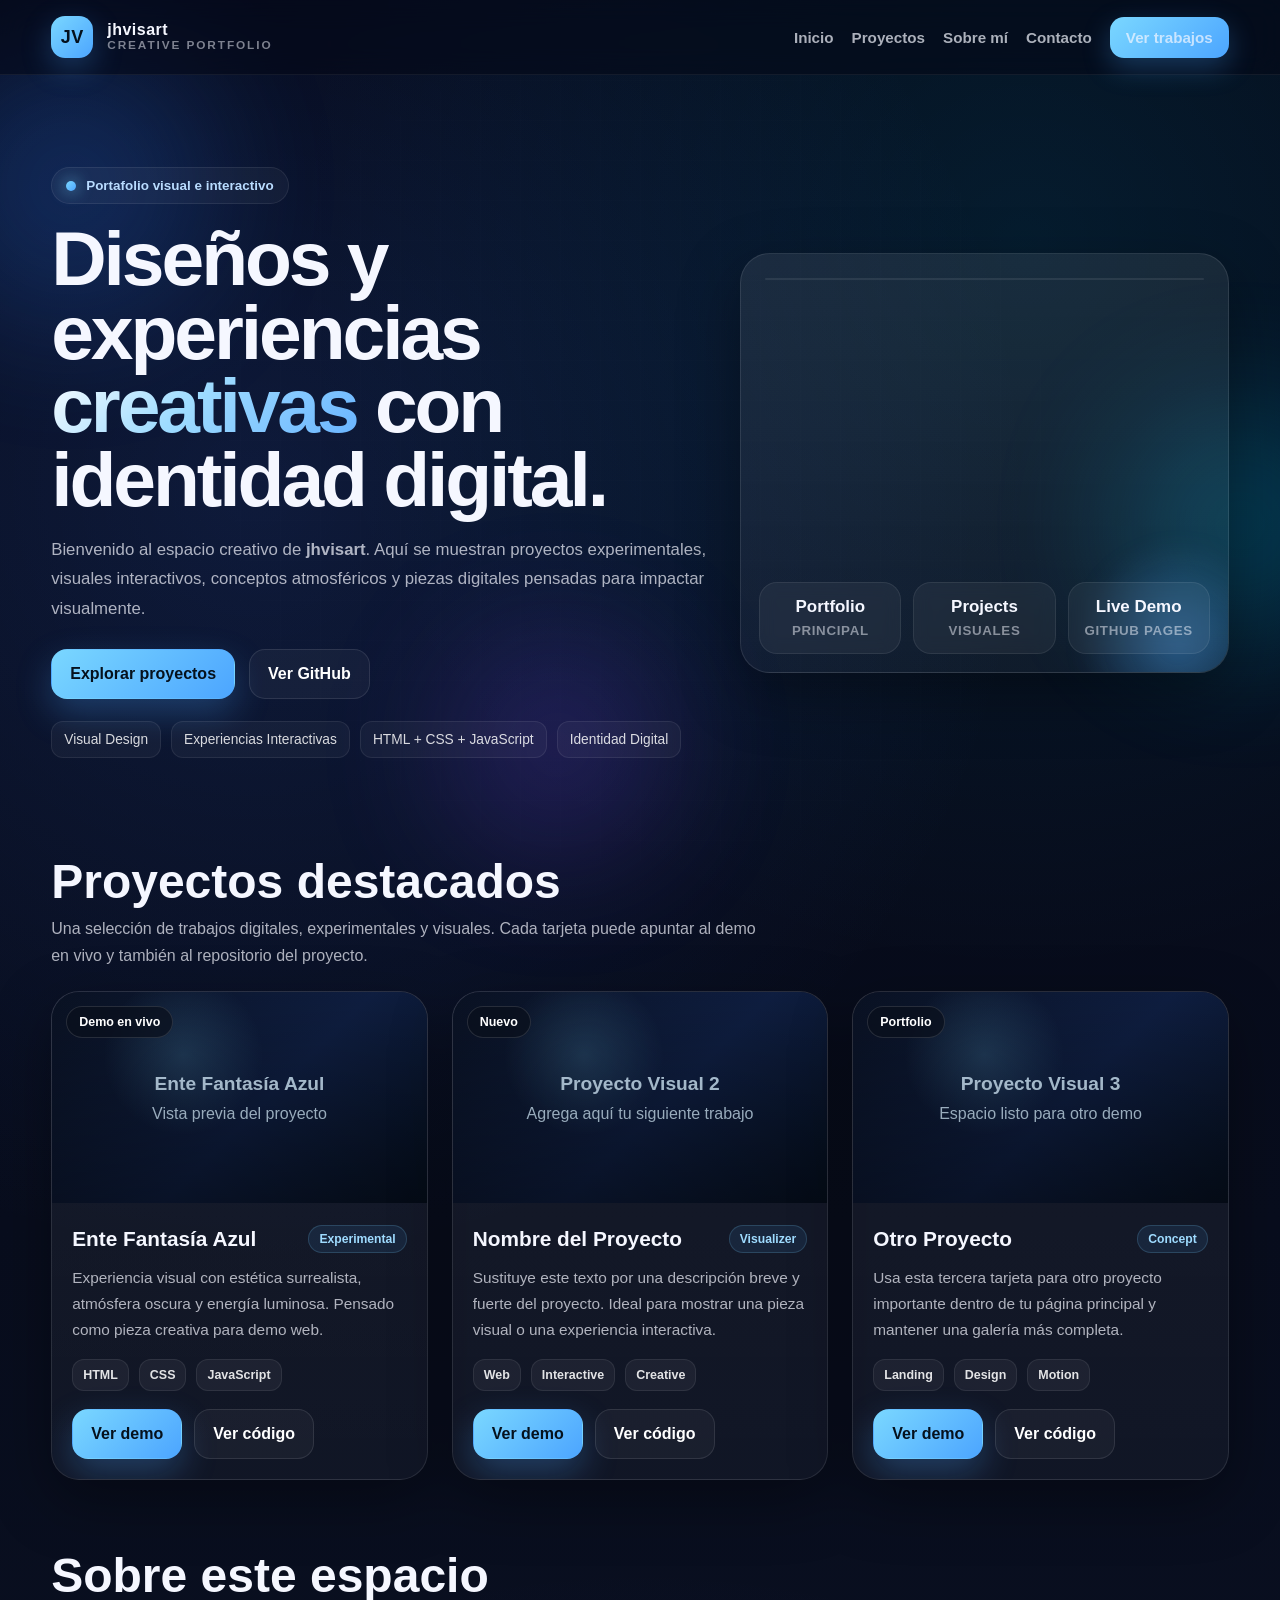
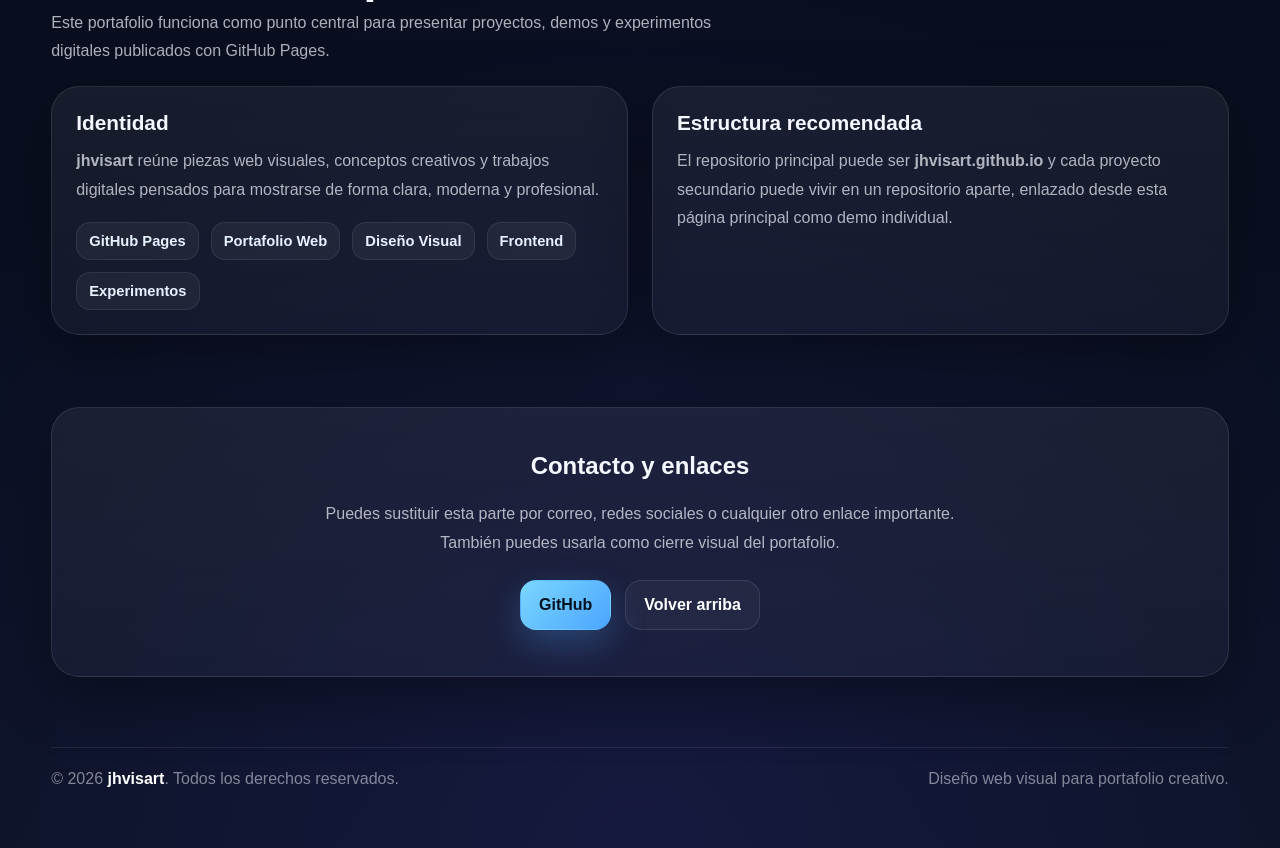
<file: landing en uso.html>
<!DOCTYPE html>
<html lang="es">
<head>
  <meta charset="UTF-8" />
  <meta name="viewport" content="width=device-width, initial-scale=1.0" />
  <title>jhvisart | Portafolio Creativo</title>
  <meta name="description" content="Portafolio creativo de jhvisart con proyectos visuales, experimentales e interactivos." />
  <style>
    :root{
      --bg:#050816;
      --bg2:#0b1224;
      --panel:rgba(255,255,255,.06);
      --panel-border:rgba(255,255,255,.1);
      --text:#f5f7ff;
      --muted:rgba(245,247,255,.7);
      --soft:rgba(245,247,255,.5);
      --blue1:#7ad7ff;
      --blue2:#4ca5ff;
      --blue3:#173b7a;
      --glow:rgba(76,165,255,.28);
      --radius:24px;
      --shadow:0 20px 60px rgba(0,0,0,.35);
      --max:1200px;
    }

    *{box-sizing:border-box}
    html{scroll-behavior:smooth}
    body{
      margin:0;
      font-family:Arial, Helvetica, sans-serif;
      color:var(--text);
      background:
        radial-gradient(circle at 20% 20%, rgba(60,120,255,.15), transparent 35%),
        radial-gradient(circle at 80% 10%, rgba(0,200,255,.10), transparent 30%),
        radial-gradient(circle at 50% 100%, rgba(100,80,255,.12), transparent 35%),
        linear-gradient(180deg, var(--bg), var(--bg2));
      min-height:100vh;
      overflow-x:hidden;
    }

    a{
      color:inherit;
      text-decoration:none;
    }

    .container{
      width:min(var(--max), 92%);
      margin:0 auto;
    }

    .bg-grid{
      position:fixed;
      inset:0;
      pointer-events:none;
      background-image:
        linear-gradient(rgba(255,255,255,.035) 1px, transparent 1px),
        linear-gradient(90deg, rgba(255,255,255,.035) 1px, transparent 1px);
      background-size:40px 40px;
      mask-image:radial-gradient(circle at center, black 45%, transparent 90%);
      opacity:.25;
      z-index:0;
    }

    .orb{
      position:fixed;
      border-radius:50%;
      filter:blur(70px);
      opacity:.22;
      pointer-events:none;
      z-index:0;
    }
    .orb1{
      width:280px;height:280px;
      background:#2f7fff;
      top:5%;left:-70px;
      animation:floatA 12s ease-in-out infinite;
    }
    .orb2{
      width:240px;height:240px;
      background:#00d0ff;
      top:45%;right:-80px;
      animation:floatB 14s ease-in-out infinite;
    }
    .orb3{
      width:220px;height:220px;
      background:#7b4dff;
      bottom:5%;left:35%;
      animation:floatC 16s ease-in-out infinite;
    }

    @keyframes floatA{
      0%,100%{transform:translate(0,0)}
      50%{transform:translate(40px,30px)}
    }
    @keyframes floatB{
      0%,100%{transform:translate(0,0)}
      50%{transform:translate(-30px,40px)}
    }
    @keyframes floatC{
      0%,100%{transform:translate(0,0)}
      50%{transform:translate(20px,-30px)}
    }

    header{
      position:sticky;
      top:0;
      z-index:50;
      backdrop-filter:blur(14px);
      background:rgba(5,8,22,.55);
      border-bottom:1px solid rgba(255,255,255,.06);
    }

    .nav{
      display:flex;
      align-items:center;
      justify-content:space-between;
      min-height:74px;
      gap:20px;
    }

    .brand{
      display:flex;
      align-items:center;
      gap:14px;
      font-weight:800;
      letter-spacing:.5px;
    }

    .brand-mark{
      width:42px;
      height:42px;
      border-radius:14px;
      display:grid;
      place-items:center;
      font-size:18px;
      color:#04101d;
      background:linear-gradient(135deg, var(--blue1), var(--blue2));
      box-shadow:0 10px 30px var(--glow);
    }

    .brand-text{
      display:flex;
      flex-direction:column;
      line-height:1.05;
    }

    .brand-text small{
      color:var(--soft);
      font-weight:600;
      font-size:.74rem;
      letter-spacing:.16em;
      text-transform:uppercase;
    }

    .nav-links{
      display:flex;
      align-items:center;
      gap:18px;
      flex-wrap:wrap;
    }

    .nav-links a{
      color:var(--muted);
      font-weight:700;
      font-size:.95rem;
      transition:.2s ease;
    }

    .nav-links a:hover{
      color:#fff;
    }

    .nav-cta{
      padding:12px 16px;
      border-radius:14px;
      color:#04111f;
      font-weight:800;
      background:linear-gradient(135deg, var(--blue1), var(--blue2));
      box-shadow:0 10px 28px var(--glow);
    }

    .hero{
      position:relative;
      z-index:1;
      padding:92px 0 58px;
    }

    .hero-grid{
      display:grid;
      grid-template-columns:1.15fr .85fr;
      gap:28px;
      align-items:center;
    }

    .eyebrow{
      display:inline-flex;
      align-items:center;
      gap:10px;
      padding:10px 14px;
      border-radius:999px;
      border:1px solid rgba(255,255,255,.08);
      background:rgba(255,255,255,.04);
      color:#b9dcff;
      font-weight:700;
      font-size:.84rem;
      margin-bottom:18px;
    }

    .eyebrow::before{
      content:"";
      width:10px;height:10px;border-radius:50%;
      background:linear-gradient(135deg, var(--blue1), var(--blue2));
      box-shadow:0 0 16px rgba(122,215,255,.9);
    }

    h1{
      margin:0 0 18px;
      font-size:clamp(2.6rem, 6vw, 5.2rem);
      line-height:.96;
      letter-spacing:-.04em;
    }

    .hero h1 span{
      background:linear-gradient(135deg, #ffffff, #9fdcff 45%, #66b2ff 100%);
      -webkit-background-clip:text;
      background-clip:text;
      color:transparent;
    }

    .hero p{
      margin:0 0 26px;
      color:var(--muted);
      font-size:1.05rem;
      line-height:1.75;
      max-width:700px;
    }

    .hero-actions{
      display:flex;
      gap:14px;
      flex-wrap:wrap;
      margin-bottom:22px;
    }

    .btn{
      display:inline-flex;
      align-items:center;
      justify-content:center;
      gap:10px;
      min-height:50px;
      padding:0 18px;
      border-radius:16px;
      font-weight:800;
      transition:.22s ease;
      border:1px solid transparent;
    }

    .btn:hover{transform:translateY(-2px)}
    .btn-primary{
      color:#05111d;
      background:linear-gradient(135deg, var(--blue1), var(--blue2));
      box-shadow:0 14px 35px var(--glow);
    }
    .btn-secondary{
      color:#fff;
      background:rgba(255,255,255,.04);
      border-color:rgba(255,255,255,.1);
    }

    .hero-points{
      display:flex;
      flex-wrap:wrap;
      gap:10px;
    }

    .hero-points span{
      padding:10px 12px;
      border-radius:12px;
      color:rgba(255,255,255,.84);
      font-size:.86rem;
      background:rgba(255,255,255,.04);
      border:1px solid rgba(255,255,255,.08);
    }

    .hero-card{
      position:relative;
      padding:24px;
      border-radius:30px;
      background:
        linear-gradient(180deg, rgba(255,255,255,.08), rgba(255,255,255,.04));
      border:1px solid rgba(255,255,255,.1);
      box-shadow:var(--shadow);
      overflow:hidden;
      min-height:420px;
    }

    .hero-card::before{
      content:"";
      position:absolute;
      inset:auto -60px -80px auto;
      width:220px;height:220px;
      border-radius:50%;
      background:radial-gradient(circle, rgba(80,170,255,.4), transparent 65%);
      filter:blur(10px);
    }

    .hero-visual{
      position:relative;
      height:100%;
      border-radius:24px;
      overflow:hidden;
      background:
        radial-gradient(circle at 50% 50%, rgba(76,165,255,.16), transparent 35%),
        linear-gradient(180deg, #081121, #0b1631 70%, #091122);
      border:1px solid rgba(255,255,255,.08);
    }

    .pulse-ring,
    .pulse-ring2,
    .core,
    .line,
    .particle{
      position:absolute;
      inset:50% auto auto 50%;
      transform:translate(-50%,-50%);
      border-radius:50%;
    }

    .pulse-ring{
      width:240px;height:240px;
      border:1px solid rgba(122,215,255,.34);
      box-shadow:0 0 40px rgba(122,215,255,.12), inset 0 0 25px rgba(122,215,255,.06);
      animation:ring 4s ease-in-out infinite;
    }
    .pulse-ring2{
      width:320px;height:320px;
      border:1px solid rgba(76,165,255,.2);
      animation:ring2 5s ease-in-out infinite;
    }
    .core{
      width:110px;height:110px;
      background:radial-gradient(circle at 35% 35%, #dff4ff, #4ca5ff 45%, #10285e 100%);
      box-shadow:0 0 55px rgba(76,165,255,.45);
      animation:core 3.5s ease-in-out infinite;
    }

    .line{
      width:2px;
      height:180px;
      background:linear-gradient(180deg, rgba(122,215,255,0), rgba(122,215,255,.8), rgba(122,215,255,0));
      transform-origin:center top;
      opacity:.7;
    }

    .l1{transform:translate(-50%,-50%) rotate(0deg)}
    .l2{transform:translate(-50%,-50%) rotate(45deg)}
    .l3{transform:translate(-50%,-50%) rotate(90deg)}
    .l4{transform:translate(-50%,-50%) rotate(135deg)}

    .particle{
      width:8px;height:8px;
      background:#d7f4ff;
      box-shadow:0 0 12px #d7f4ff;
      animation:orbit 6s linear infinite;
    }
    .p2{animation-duration:8s; animation-direction:reverse}
    .p3{animation-duration:7s}
    .p4{animation-duration:9s; animation-direction:reverse}

    .hero-mini-stats{
      position:absolute;
      left:18px;
      right:18px;
      bottom:18px;
      display:grid;
      grid-template-columns:repeat(3, 1fr);
      gap:12px;
    }

    .mini{
      padding:14px 12px;
      border-radius:18px;
      background:rgba(255,255,255,.05);
      border:1px solid rgba(255,255,255,.08);
      backdrop-filter:blur(8px);
      text-align:center;
    }
    .mini strong{
      display:block;
      font-size:1.06rem;
      margin-bottom:4px;
    }
    .mini small{
      color:var(--soft);
      font-weight:700;
      letter-spacing:.05em;
      text-transform:uppercase;
    }

    @keyframes ring{
      0%,100%{transform:translate(-50%,-50%) scale(1); opacity:.8}
      50%{transform:translate(-50%,-50%) scale(1.08); opacity:1}
    }
    @keyframes ring2{
      0%,100%{transform:translate(-50%,-50%) scale(.94); opacity:.45}
      50%{transform:translate(-50%,-50%) scale(1.02); opacity:.8}
    }
    @keyframes core{
      0%,100%{transform:translate(-50%,-50%) scale(1)}
      50%{transform:translate(-50%,-50%) scale(1.08)}
    }
    @keyframes orbit{
      0%{transform:translate(-50%,-50%) rotate(0deg) translateY(-130px)}
      100%{transform:translate(-50%,-50%) rotate(360deg) translateY(-130px)}
    }

    section{
      position:relative;
      z-index:1;
    }

    .section{
      padding:42px 0 30px;
    }

    .section-head{
      display:flex;
      align-items:end;
      justify-content:space-between;
      gap:20px;
      margin-bottom:22px;
    }

    .section-head h2{
      margin:0 0 8px;
      font-size:clamp(2rem, 4vw, 3rem);
      line-height:1.02;
    }

    .section-head p{
      margin:0;
      color:var(--muted);
      line-height:1.7;
      max-width:720px;
    }

    .projects-grid{
      display:grid;
      grid-template-columns:repeat(auto-fit, minmax(300px, 1fr));
      gap:24px;
    }

    .project-card{
      position:relative;
      overflow:hidden;
      border-radius:28px;
      background:linear-gradient(180deg, rgba(255,255,255,.06), rgba(255,255,255,.035));
      border:1px solid var(--panel-border);
      box-shadow:var(--shadow);
      transition:.28s ease;
    }

    .project-card:hover{
      transform:translateY(-7px);
      border-color:rgba(122,215,255,.3);
      box-shadow:
        0 24px 60px rgba(0,0,0,.4),
        0 0 32px rgba(76,165,255,.12);
    }

    .project-thumb{
      position:relative;
      aspect-ratio:16/9;
      overflow:hidden;
      background:
        radial-gradient(circle at 35% 30%, rgba(122,215,255,.18), transparent 28%),
        linear-gradient(135deg, #0a1224, #0f1f43 55%, #071224);
      display:flex;
      align-items:center;
      justify-content:center;
    }

    .project-thumb img{
      width:100%;
      height:100%;
      object-fit:cover;
      display:block;
      transition:transform .45s ease, filter .35s ease;
    }

    .project-card:hover .project-thumb img{
      transform:scale(1.05);
      filter:brightness(1.08);
    }

    .project-thumb::after{
      content:"";
      position:absolute;
      inset:0;
      background:linear-gradient(to top, rgba(0,0,0,.42), rgba(0,0,0,.05));
      pointer-events:none;
    }

    .project-placeholder{
      display:flex;
      flex-direction:column;
      align-items:center;
      justify-content:center;
      gap:10px;
      color:#cfe9ff;
      text-align:center;
      padding:20px;
    }

    .project-placeholder strong{
      font-size:1.2rem;
    }

    .project-badge{
      position:absolute;
      top:14px;
      left:14px;
      z-index:2;
      padding:8px 12px;
      border-radius:999px;
      font-size:.78rem;
      font-weight:800;
      color:#fff;
      background:rgba(10,16,28,.72);
      border:1px solid rgba(255,255,255,.12);
      backdrop-filter:blur(8px);
    }

    .project-body{
      padding:22px 20px 20px;
    }

    .project-top{
      display:flex;
      align-items:center;
      justify-content:space-between;
      gap:10px;
      margin-bottom:12px;
    }

    .project-top h3{
      margin:0;
      font-size:1.3rem;
    }

    .project-tag{
      white-space:nowrap;
      padding:6px 10px;
      border-radius:999px;
      font-size:.76rem;
      color:#9fdcff;
      background:rgba(76,165,255,.10);
      border:1px solid rgba(122,215,255,.18);
      font-weight:800;
    }

    .project-body p{
      margin:0 0 16px;
      color:var(--muted);
      line-height:1.7;
      font-size:.96rem;
    }

    .project-meta{
      display:flex;
      flex-wrap:wrap;
      gap:10px;
      margin-bottom:18px;
    }

    .project-meta span{
      padding:8px 10px;
      border-radius:12px;
      font-size:.78rem;
      color:rgba(255,255,255,.88);
      background:rgba(255,255,255,.05);
      border:1px solid rgba(255,255,255,.08);
      font-weight:700;
    }

    .project-actions{
      display:flex;
      gap:12px;
      flex-wrap:wrap;
    }

    .about-grid{
      display:grid;
      grid-template-columns:1fr 1fr;
      gap:24px;
    }

    .glass{
      border-radius:28px;
      padding:24px;
      background:linear-gradient(180deg, rgba(255,255,255,.06), rgba(255,255,255,.035));
      border:1px solid rgba(255,255,255,.1);
      box-shadow:var(--shadow);
    }

    .glass h3{
      margin:0 0 12px;
      font-size:1.3rem;
    }

    .glass p{
      margin:0;
      color:var(--muted);
      line-height:1.8;
    }

    .skills{
      display:flex;
      flex-wrap:wrap;
      gap:12px;
      margin-top:18px;
    }

    .skills span{
      padding:10px 12px;
      border-radius:14px;
      background:rgba(255,255,255,.05);
      border:1px solid rgba(255,255,255,.08);
      color:#e7f2ff;
      font-weight:700;
      font-size:.92rem;
    }

    .contact-box{
      text-align:center;
    }

    .contact-box p{
      max-width:680px;
      margin:0 auto 22px;
    }

    footer{
      position:relative;
      z-index:1;
      padding:40px 0 60px;
    }

    .footer-line{
      border-top:1px solid rgba(255,255,255,.08);
      padding-top:22px;
      display:flex;
      align-items:center;
      justify-content:space-between;
      gap:16px;
      color:var(--soft);
      flex-wrap:wrap;
    }

    .footer-line strong{
      color:#fff;
    }

    @media (max-width: 980px){
      .hero-grid,
      .about-grid{
        grid-template-columns:1fr;
      }

      .hero-card{
        min-height:360px;
      }
    }

    @media (max-width: 720px){
      .nav{
        min-height:auto;
        padding:14px 0;
        flex-direction:column;
        align-items:flex-start;
      }

      .nav-links{
        width:100%;
        justify-content:flex-start;
      }

      .hero{
        padding-top:70px;
      }

      .section-head{
        flex-direction:column;
        align-items:flex-start;
      }

      .project-top{
        flex-direction:column;
        align-items:flex-start;
      }

      .project-actions{
        flex-direction:column;
      }

      .btn{
        width:100%;
      }

      .hero-mini-stats{
        grid-template-columns:1fr;
      }
    }
  </style>
</head>
<body>
  <div class="bg-grid"></div>
  <div class="orb orb1"></div>
  <div class="orb orb2"></div>
  <div class="orb orb3"></div>

  <header>
    <div class="container nav">
      <a href="#" class="brand">
        <div class="brand-mark">JV</div>
        <div class="brand-text">
          <span>jhvisart</span>
          <small>Creative Portfolio</small>
        </div>
      </a>

      <nav class="nav-links">
        <a href="#inicio">Inicio</a>
        <a href="#proyectos">Proyectos</a>
        <a href="#sobre-mi">Sobre mí</a>
        <a href="#contacto">Contacto</a>
        <a class="nav-cta" href="#proyectos">Ver trabajos</a>
      </nav>
    </div>
  </header>

  <main>
    <section class="hero" id="inicio">
      <div class="container hero-grid">
        <div>
          <div class="eyebrow">Portafolio visual e interactivo</div>

          <h1>
            Diseños y experiencias <span>creativas</span> con identidad digital.
          </h1>

          <p>
            Bienvenido al espacio creativo de <strong>jhvisart</strong>. Aquí se muestran
            proyectos experimentales, visuales interactivos, conceptos atmosféricos
            y piezas digitales pensadas para impactar visualmente.
          </p>

          <div class="hero-actions">
            <a class="btn btn-primary" href="#proyectos">Explorar proyectos</a>
            <a class="btn btn-secondary" href="https://github.com/jhvisart" target="_blank" rel="noopener noreferrer">Ver GitHub</a>
          </div>

          <div class="hero-points">
            <span>Visual Design</span>
            <span>Experiencias Interactivas</span>
            <span>HTML + CSS + JavaScript</span>
            <span>Identidad Digital</span>
          </div>
        </div>

        <div class="hero-card">
          <div class="hero-visual">
            <div class="pulse-ring"></div>
            <div class="pulse-ring2"></div>
            <div class="core"></div>

            <div class="line l1"></div>
            <div class="line l2"></div>
            <div class="line l3"></div>
            <div class="line l4"></div>

            <div class="particle p1"></div>
            <div class="particle p2"></div>
            <div class="particle p3"></div>
            <div class="particle p4"></div>
          </div>

          <div class="hero-mini-stats">
            <div class="mini">
              <strong>Portfolio</strong>
              <small>Principal</small>
            </div>
            <div class="mini">
              <strong>Projects</strong>
              <small>Visuales</small>
            </div>
            <div class="mini">
              <strong>Live Demo</strong>
              <small>GitHub Pages</small>
            </div>
          </div>
        </div>
      </div>
    </section>

    <section class="section" id="proyectos">
      <div class="container">
        <div class="section-head">
          <div>
            <h2>Proyectos destacados</h2>
            <p>
              Una selección de trabajos digitales, experimentales y visuales.
              Cada tarjeta puede apuntar al demo en vivo y también al repositorio del proyecto.
            </p>
          </div>
        </div>

        <div class="projects-grid">
          <article class="project-card">
            <div class="project-thumb">
              <!-- Si tienes imagen, descomenta esta línea y cambia la ruta -->
              <!-- <img src="assets/previews/ente-fantasia-azul.jpg" alt="Vista previa Ente Fantasía Azul"> -->

              <div class="project-placeholder">
                <strong>Ente Fantasía Azul</strong>
                <span>Vista previa del proyecto</span>
              </div>
              <span class="project-badge">Demo en vivo</span>
            </div>

            <div class="project-body">
              <div class="project-top">
                <h3>Ente Fantasía Azul</h3>
                <span class="project-tag">Experimental</span>
              </div>

              <p>
                Experiencia visual con estética surrealista, atmósfera oscura y
                energía luminosa. Pensado como pieza creativa para demo web.
              </p>

              <div class="project-meta">
                <span>HTML</span>
                <span>CSS</span>
                <span>JavaScript</span>
              </div>

              <div class="project-actions">
                <a class="btn btn-primary" href="https://jhvisart.github.io/ente-fantasia-azul/" target="_blank" rel="noopener noreferrer">
                  Ver demo
                </a>
                <a class="btn btn-secondary" href="https://github.com/jhvisart/ente-fantasia-azul" target="_blank" rel="noopener noreferrer">
                  Ver código
                </a>
              </div>
            </div>
          </article>

          <article class="project-card">
            <div class="project-thumb">
              <!-- <img src="assets/previews/proyecto-2.jpg" alt="Vista previa proyecto 2"> -->

              <div class="project-placeholder">
                <strong>Proyecto Visual 2</strong>
                <span>Agrega aquí tu siguiente trabajo</span>
              </div>
              <span class="project-badge">Nuevo</span>
            </div>

            <div class="project-body">
              <div class="project-top">
                <h3>Nombre del Proyecto</h3>
                <span class="project-tag">Visualizer</span>
              </div>

              <p>
                Sustituye este texto por una descripción breve y fuerte del proyecto.
                Ideal para mostrar una pieza visual o una experiencia interactiva.
              </p>

              <div class="project-meta">
                <span>Web</span>
                <span>Interactive</span>
                <span>Creative</span>
              </div>

              <div class="project-actions">
                <a class="btn btn-primary" href="#" target="_blank" rel="noopener noreferrer">
                  Ver demo
                </a>
                <a class="btn btn-secondary" href="#" target="_blank" rel="noopener noreferrer">
                  Ver código
                </a>
              </div>
            </div>
          </article>

          <article class="project-card">
            <div class="project-thumb">
              <!-- <img src="assets/previews/proyecto-3.jpg" alt="Vista previa proyecto 3"> -->

              <div class="project-placeholder">
                <strong>Proyecto Visual 3</strong>
                <span>Espacio listo para otro demo</span>
              </div>
              <span class="project-badge">Portfolio</span>
            </div>

            <div class="project-body">
              <div class="project-top">
                <h3>Otro Proyecto</h3>
                <span class="project-tag">Concept</span>
              </div>

              <p>
                Usa esta tercera tarjeta para otro proyecto importante dentro de tu
                página principal y mantener una galería más completa.
              </p>

              <div class="project-meta">
                <span>Landing</span>
                <span>Design</span>
                <span>Motion</span>
              </div>

              <div class="project-actions">
                <a class="btn btn-primary" href="#" target="_blank" rel="noopener noreferrer">
                  Ver demo
                </a>
                <a class="btn btn-secondary" href="#" target="_blank" rel="noopener noreferrer">
                  Ver código
                </a>
              </div>
            </div>
          </article>
        </div>
      </div>
    </section>

    <section class="section" id="sobre-mi">
      <div class="container">
        <div class="section-head">
          <div>
            <h2>Sobre este espacio</h2>
            <p>
              Este portafolio funciona como punto central para presentar proyectos,
              demos y experimentos digitales publicados con GitHub Pages.
            </p>
          </div>
        </div>

        <div class="about-grid">
          <div class="glass">
            <h3>Identidad</h3>
            <p>
              <strong>jhvisart</strong> reúne piezas web visuales, conceptos creativos y
              trabajos digitales pensados para mostrarse de forma clara, moderna y profesional.
            </p>

            <div class="skills">
              <span>GitHub Pages</span>
              <span>Portafolio Web</span>
              <span>Diseño Visual</span>
              <span>Frontend</span>
              <span>Experimentos</span>
            </div>
          </div>

          <div class="glass">
            <h3>Estructura recomendada</h3>
            <p>
              El repositorio principal puede ser <strong>jhvisart.github.io</strong> y cada
              proyecto secundario puede vivir en un repositorio aparte, enlazado desde
              esta página principal como demo individual.
            </p>
          </div>
        </div>
      </div>
    </section>

    <section class="section" id="contacto">
      <div class="container">
        <div class="glass contact-box">
          <h2>Contacto y enlaces</h2>
          <p>
            Puedes sustituir esta parte por correo, redes sociales o cualquier otro
            enlace importante. También puedes usarla como cierre visual del portafolio.
          </p>

          <div class="hero-actions" style="justify-content:center;">
            <a class="btn btn-primary" href="https://github.com/jhvisart" target="_blank" rel="noopener noreferrer">
              GitHub
            </a>
            <a class="btn btn-secondary" href="#inicio">
              Volver arriba
            </a>
          </div>
        </div>
      </div>
    </section>
  </main>

  <footer>
    <div class="container footer-line">
      <div>© 2026 <strong>jhvisart</strong>. Todos los derechos reservados.</div>
      <div>Diseño web visual para portafolio creativo.</div>
    </div>
  </footer>

  <script>
    // Animación suave del hero según el mouse
    const heroCard = document.querySelector('.hero-card');

    window.addEventListener('mousemove', (e) => {
      if (!heroCard) return;

      const x = (e.clientX / window.innerWidth - 0.5) * 10;
      const y = (e.clientY / window.innerHeight - 0.5) * 10;

      heroCard.style.transform = `perspective(900px) rotateY(${x * 0.35}deg) rotateX(${y * -0.25}deg)`;
    });

    window.addEventListener('mouseleave', () => {
      if (!heroCard) return;
      heroCard.style.transform = 'perspective(900px) rotateY(0deg) rotateX(0deg)';
    });
  </script>
</body>
</html>
</file>
